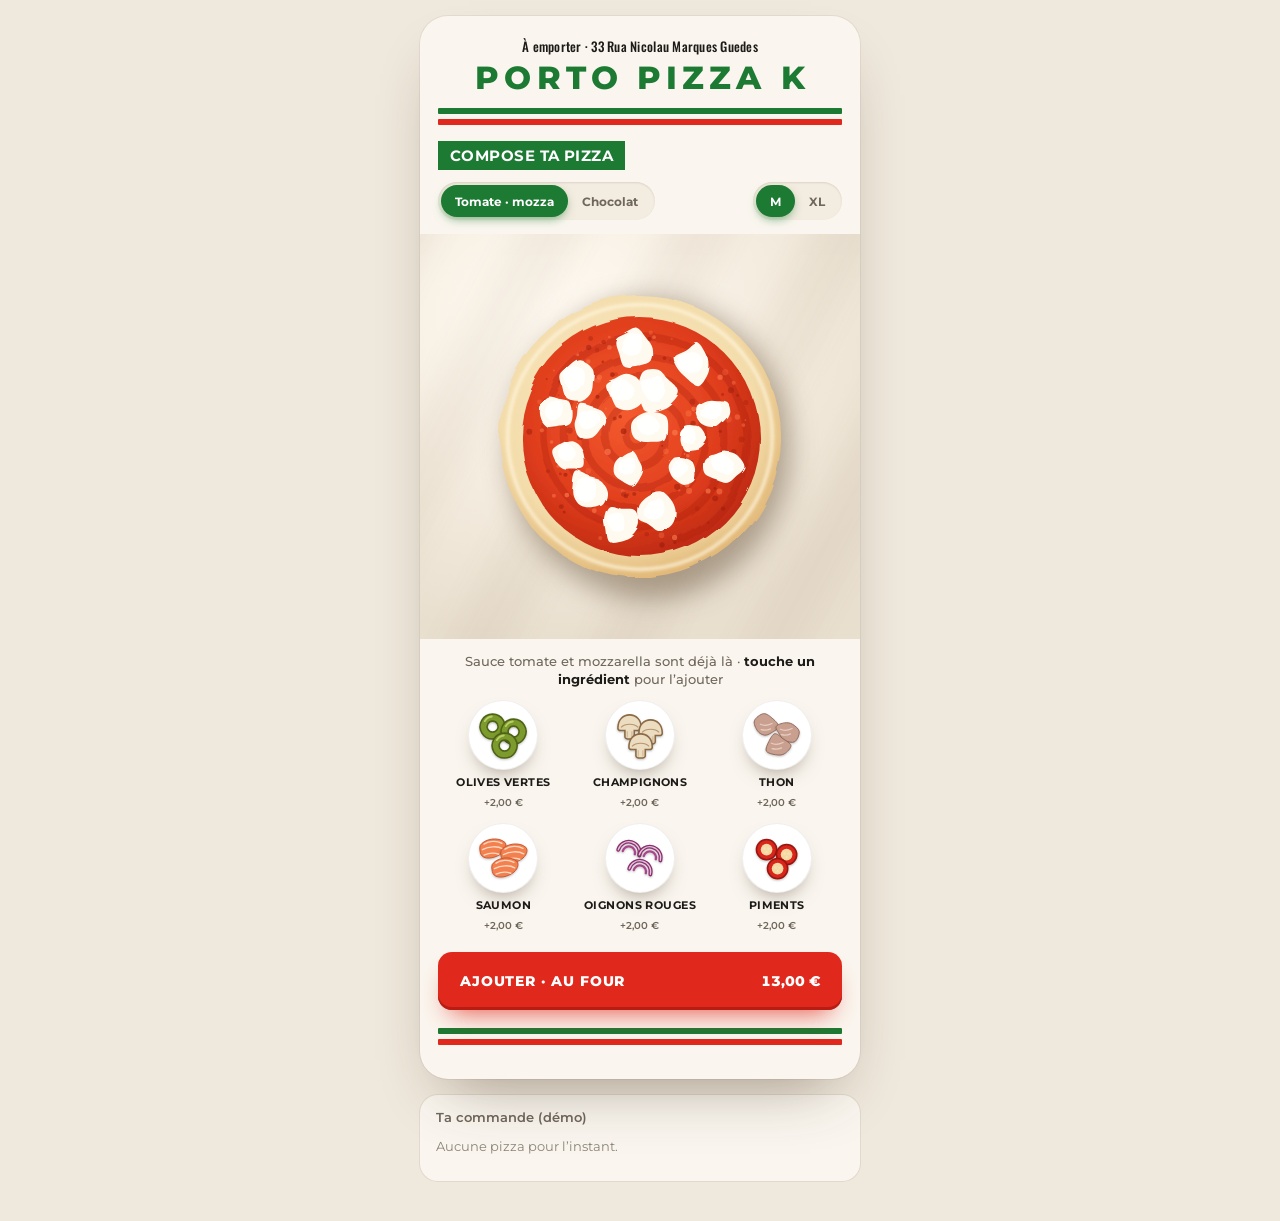
<file: porto-pizza-k/index.html>
<!doctype html>
<html lang="fr">
<head>
<meta charset="utf-8">
<meta name="viewport" content="width=device-width,initial-scale=1,viewport-fit=cover">
<title>Porto Pizza K · Compose ta pizza</title>
<meta name="theme-color" content="#1c7a33">
<link rel="preconnect" href="https://fonts.googleapis.com">
<link rel="stylesheet" href="https://fonts.googleapis.com/css2?family=Montserrat:wght@500;600;700;800&family=Oswald:wght@500&display=swap">
<style>
  :root{color-scheme:light}
  html,body{margin:0;background:#efe8dc;color:#1d1b18;font-family:Montserrat,system-ui,sans-serif}
  main{max-width:440px;margin:0 auto;padding:16px 16px 40px}
  .cart{margin-top:16px;padding:14px 16px;border-radius:18px;background:#faf6ef;box-shadow:0 0 0 1px rgba(60,40,20,.08)}
  .cart h4{margin:0 0 8px;font-size:13px;font-weight:600;color:#6f675c}
  .cart ul{list-style:none;margin:0;padding:0}
  .cart li{display:flex;justify-content:space-between;gap:12px;padding:8px 0;border-top:1px solid rgba(60,40,20,.1);font-size:14px}
  .cart li small{display:block;color:#6f675c;font-size:12px;margin-top:2px}
  .cart li b{font-variant-numeric:tabular-nums}
  .cart .empty{font-size:13px;color:#8d8478}
</style>
</head>
<body>
<main>
  <div id="simulateur"></div>
  <section class="cart" aria-live="polite"><h4>Ta commande (démo)</h4><ul id="lignes"></ul><p class="empty" id="vide">Aucune pizza pour l’instant.</p></section>
</main>
<script src="assets/manifest.js"></script>
<script src="simulateur.js"></script>
<script>
  // Démo : chaque pizza sortie du four arrive dans cette liste. Dans Kosh, onAdd ajoutera la ligne au panier.
  const fmt = n => new Intl.NumberFormat('fr-FR', { style: 'currency', currency: 'EUR' }).format(n);
  const esc = s => String(s).replace(/[&<>"]/g, c => ({ '&': '&amp;', '<': '&lt;', '>': '&gt;', '"': '&quot;' }[c]));
  const sim = PortoPizzaSimulator.mount(document.getElementById('simulateur'), {
    onAdd(line) {
      document.getElementById('vide').hidden = true;
      const li = document.createElement('li');
      li.innerHTML = `<span>${esc(line.name)}<small>${line.options.map(esc).join(' · ')}</small></span><b>${fmt(line.price)}</b>`;
      document.getElementById('lignes').appendChild(li);
    },
  });
</script>
</body>
</html>
</file>
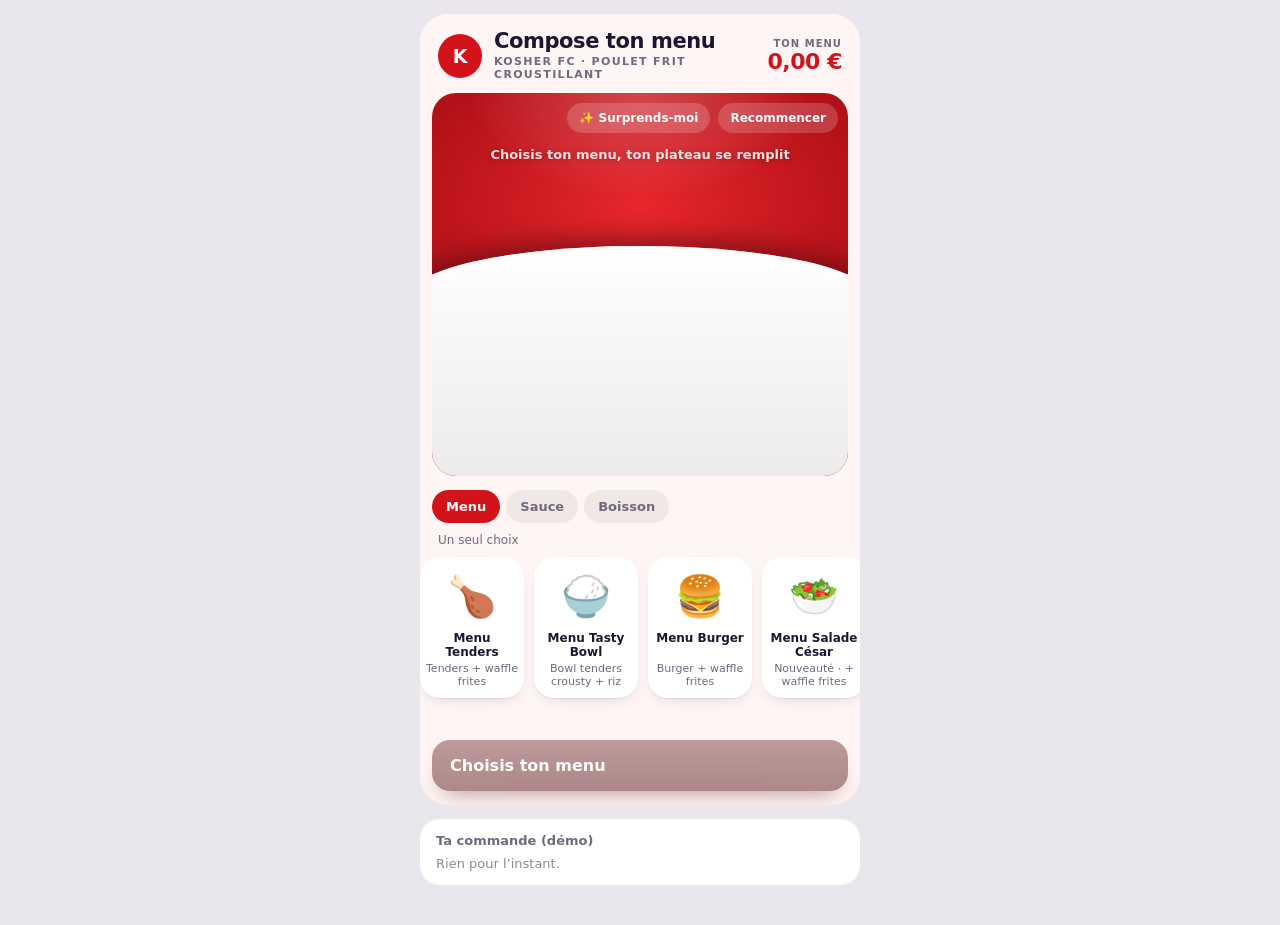
<file: simulateurs/kosher-fc/index.html>
<!doctype html>
<html lang="fr">
<head>
<meta charset="utf-8">
<meta name="viewport" content="width=device-width,initial-scale=1,viewport-fit=cover">
<title>Kosher FC · Compose ton menu</title>
<meta name="theme-color" content="#d3121a">
<link rel="stylesheet" href="../demo.css">
</head>
<body>
<main>
  <div id="simulateur"></div>
  <section class="cart" aria-live="polite"><h4>Ta commande (démo)</h4><ul id="lignes"></ul><p class="empty" id="vide">Rien pour l’instant.</p></section>
</main>
<script src="../assets/manifest.js"></script>
<script src="../moteur.js"></script>
<script src="config.js"></script>
<script src="../demo.js"></script>
<script>demo('kosher-fc');</script>
</body>
</html>
</file>
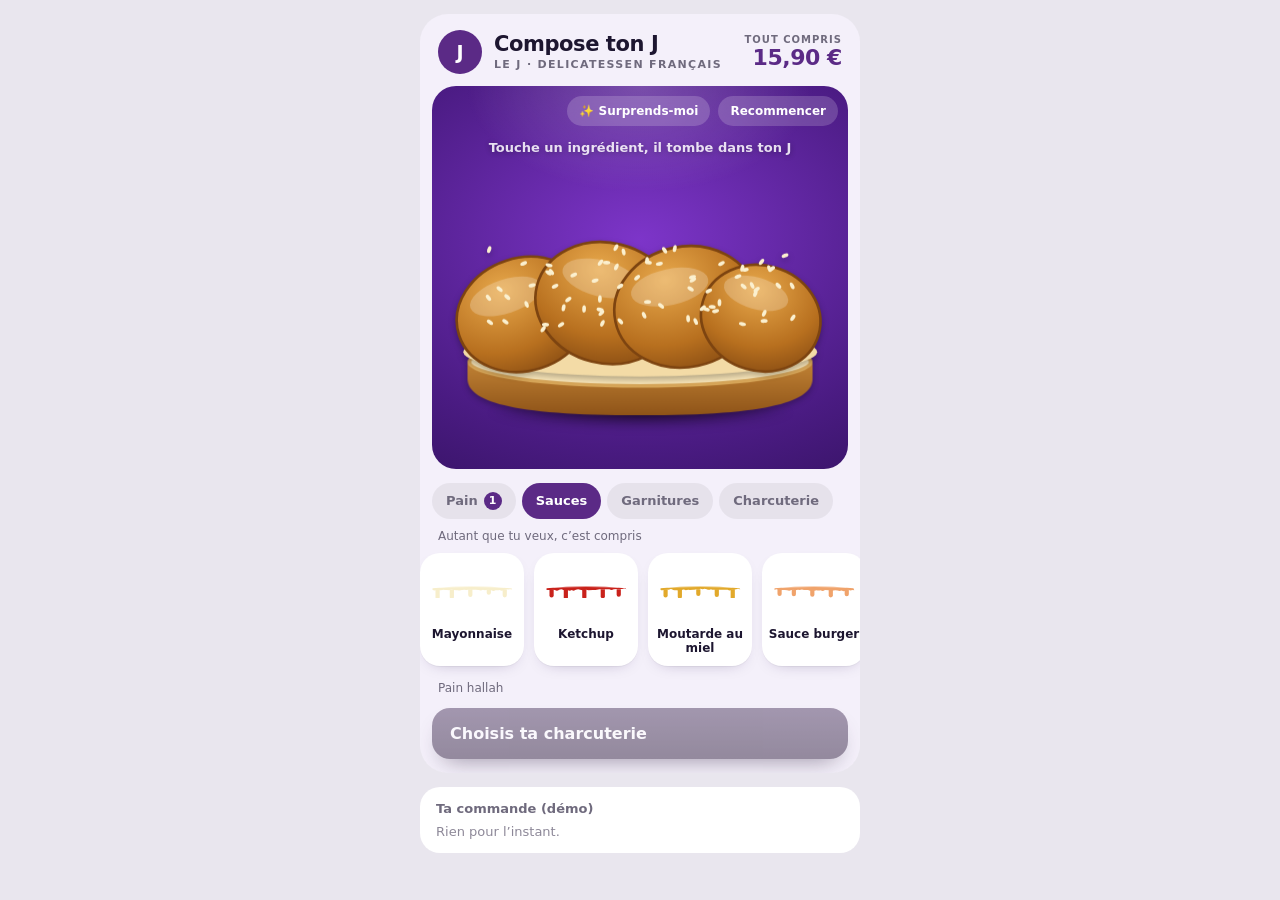
<file: simulateurs/le-j/index.html>
<!doctype html>
<html lang="fr">
<head>
<meta charset="utf-8">
<meta name="viewport" content="width=device-width,initial-scale=1,viewport-fit=cover">
<title>Le J · Compose ton J</title>
<meta name="theme-color" content="#5b2a86">
<link rel="stylesheet" href="../demo.css">
</head>
<body>
<main>
  <div id="simulateur"></div>
  <section class="cart" aria-live="polite"><h4>Ta commande (démo)</h4><ul id="lignes"></ul><p class="empty" id="vide">Rien pour l’instant.</p></section>
</main>
<script src="../assets/manifest.js"></script>
<script src="../moteur.js"></script>
<script src="config.js"></script>
<script src="../demo.js"></script>
<script>demo('le-j');</script>
</body>
</html>
</file>
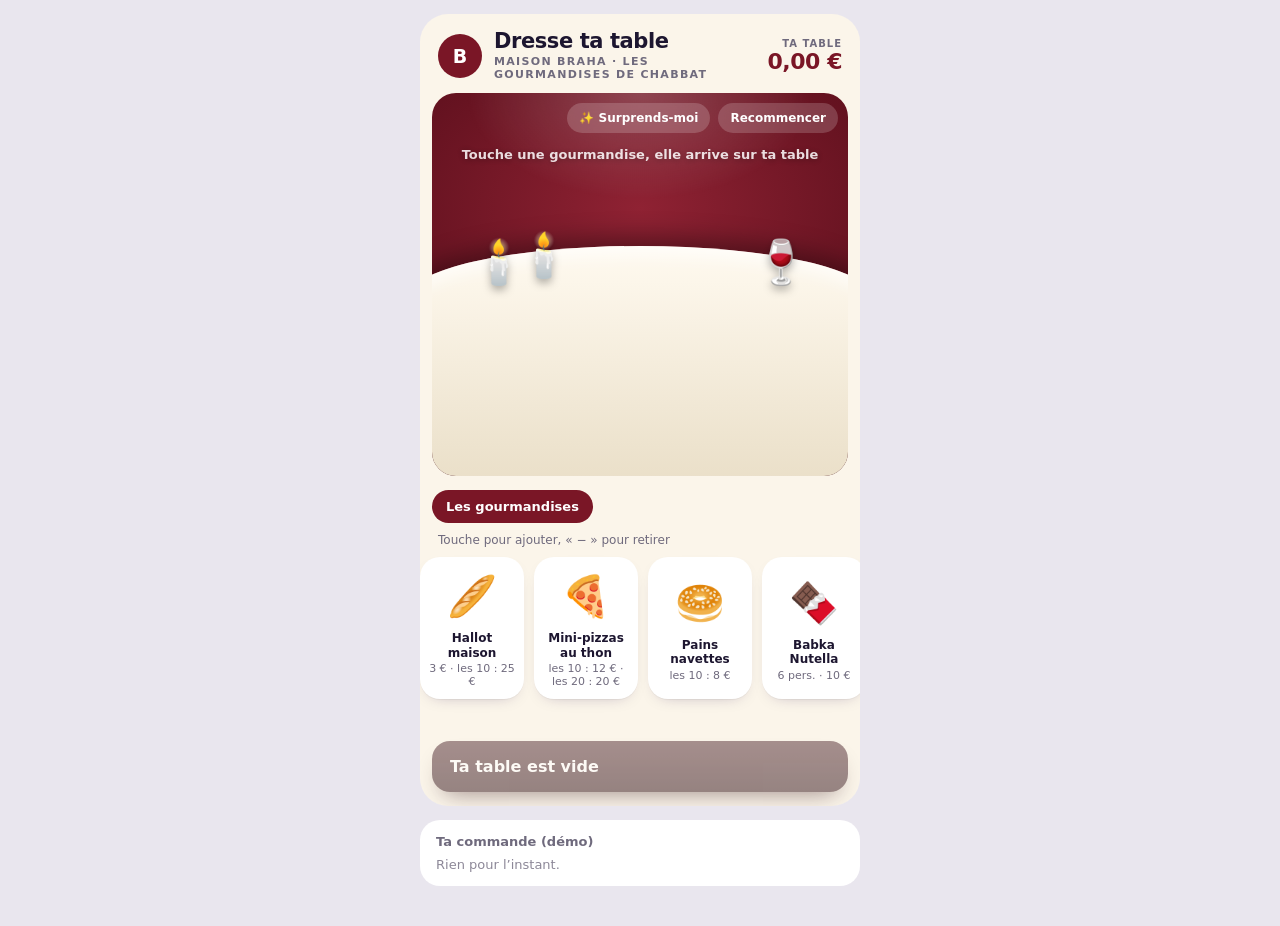
<file: simulateurs/maison-braha/index.html>
<!doctype html>
<html lang="fr">
<head>
<meta charset="utf-8">
<meta name="viewport" content="width=device-width,initial-scale=1,viewport-fit=cover">
<title>Maison Braha · Dresse ta table</title>
<meta name="theme-color" content="#7a1626">
<link rel="stylesheet" href="../demo.css">
</head>
<body>
<main>
  <div id="simulateur"></div>
  <section class="cart" aria-live="polite"><h4>Ta commande (démo)</h4><ul id="lignes"></ul><p class="empty" id="vide">Rien pour l’instant.</p></section>
</main>
<script src="../assets/manifest.js"></script>
<script src="../moteur.js"></script>
<script src="config.js"></script>
<script src="../demo.js"></script>
<script>demo('maison-braha');</script>
</body>
</html>
</file>
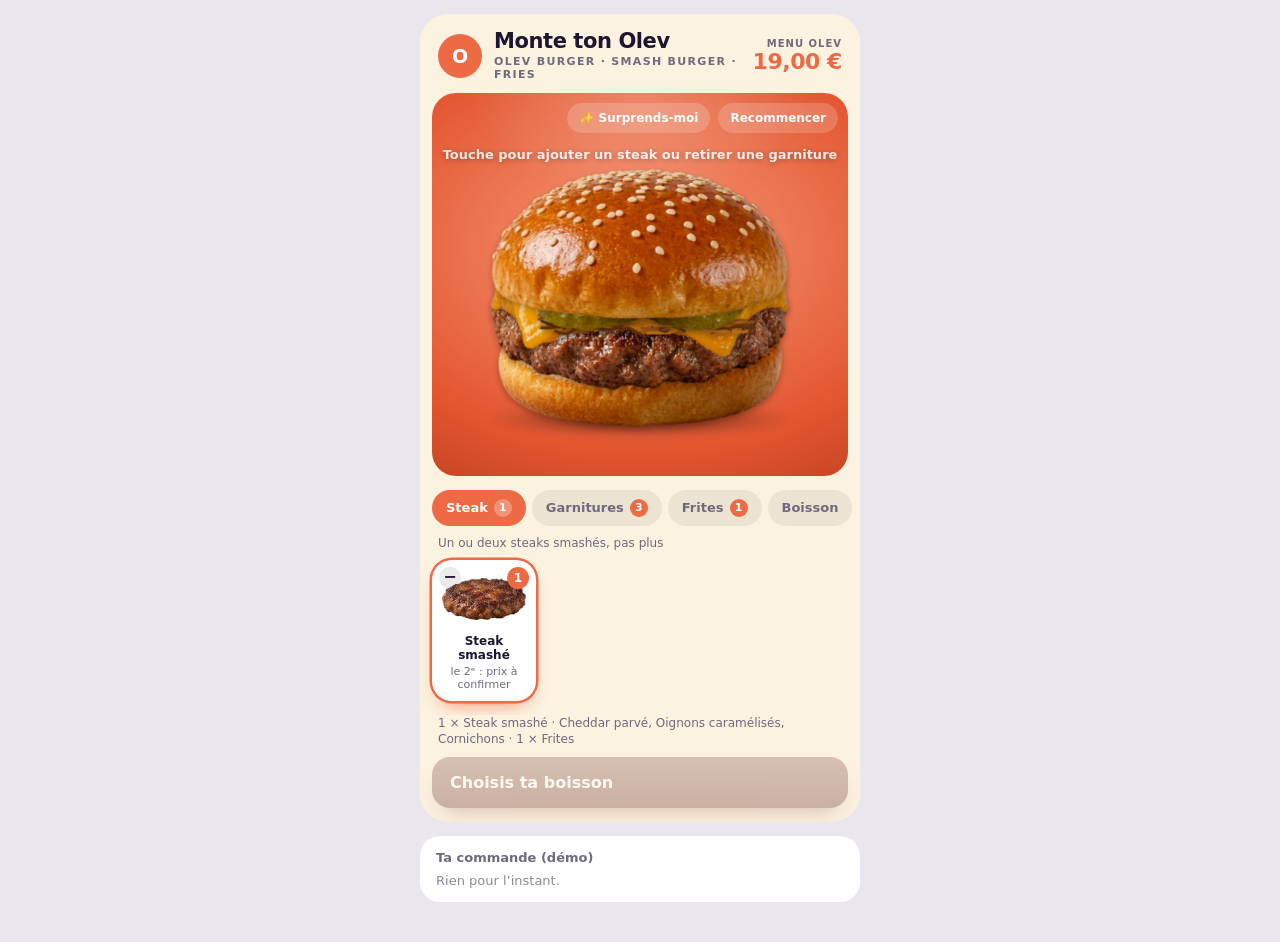
<file: simulateurs/olev-burger/index.html>
<!doctype html>
<html lang="fr">
<head>
<meta charset="utf-8">
<meta name="viewport" content="width=device-width,initial-scale=1,viewport-fit=cover">
<title>Olev Burger · Monte ton Olev</title>
<meta name="theme-color" content="#ee6a45">
<link rel="stylesheet" href="../demo.css">
</head>
<body>
<main>
  <div id="simulateur"></div>
  <section class="cart" aria-live="polite"><h4>Ta commande (démo)</h4><ul id="lignes"></ul><p class="empty" id="vide">Rien pour l’instant.</p></section>
</main>
<script src="../assets/manifest.js"></script>
<script src="../moteur.js"></script>
<script src="config.js"></script>
<script src="../demo.js"></script>
<script>demo('olev-burger');</script>
</body>
</html>
</file>
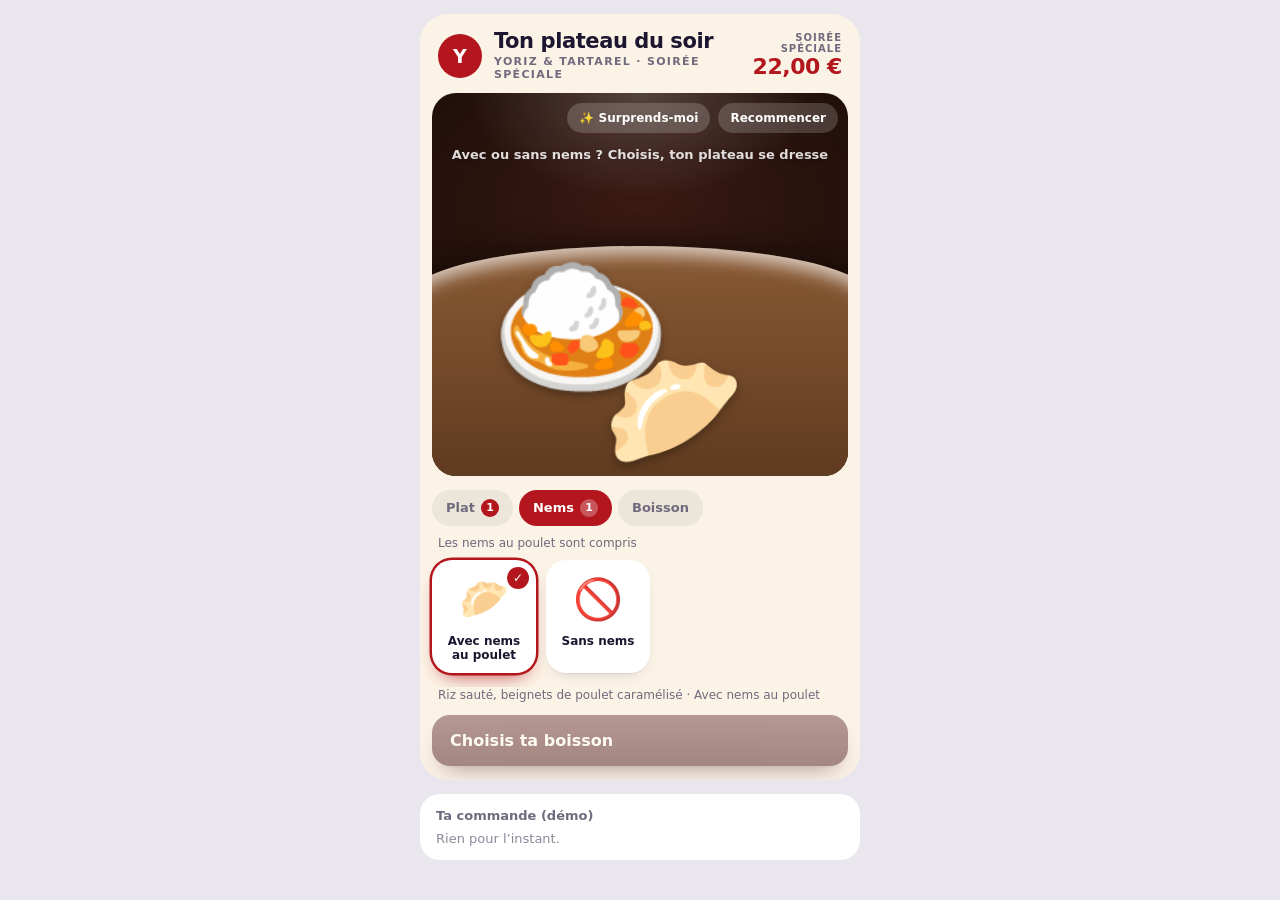
<file: simulateurs/yoriz-tartarel/index.html>
<!doctype html>
<html lang="fr">
<head>
<meta charset="utf-8">
<meta name="viewport" content="width=device-width,initial-scale=1,viewport-fit=cover">
<title>Yoriz & Tartarel · Ton plateau du soir</title>
<meta name="theme-color" content="#b3161c">
<link rel="stylesheet" href="../demo.css">
</head>
<body>
<main>
  <div id="simulateur"></div>
  <section class="cart" aria-live="polite"><h4>Ta commande (démo)</h4><ul id="lignes"></ul><p class="empty" id="vide">Rien pour l’instant.</p></section>
</main>
<script src="../assets/manifest.js"></script>
<script src="../moteur.js"></script>
<script src="config.js"></script>
<script src="../demo.js"></script>
<script>demo('yoriz-tartarel');</script>
</body>
</html>
</file>
<file: simulateurs/demo.css>
html,body{margin:0;background:#e9e6ee;color:#1d1630;font-family:-apple-system,BlinkMacSystemFont,"SF Pro Display",Inter,"Segoe UI",system-ui,sans-serif}
main{max-width:440px;margin:0 auto;padding:14px 12px 40px}
.cart{margin-top:14px;padding:14px 16px;border-radius:20px;background:#fff}
.cart h4{margin:0 0 8px;font-size:13px;font-weight:600;color:#6f6a7d}
.cart ul{list-style:none;margin:0;padding:0}
.cart li{display:flex;justify-content:space-between;gap:12px;padding:8px 0;border-top:1px solid rgba(0,0,0,.08);font-size:14px}
.cart li small{display:block;color:#6f6a7d;font-size:12px;margin-top:2px}
.cart li b{font-variant-numeric:tabular-nums;white-space:nowrap}
.cart .empty{font-size:13px;color:#8d8898;margin:0}
</file>
